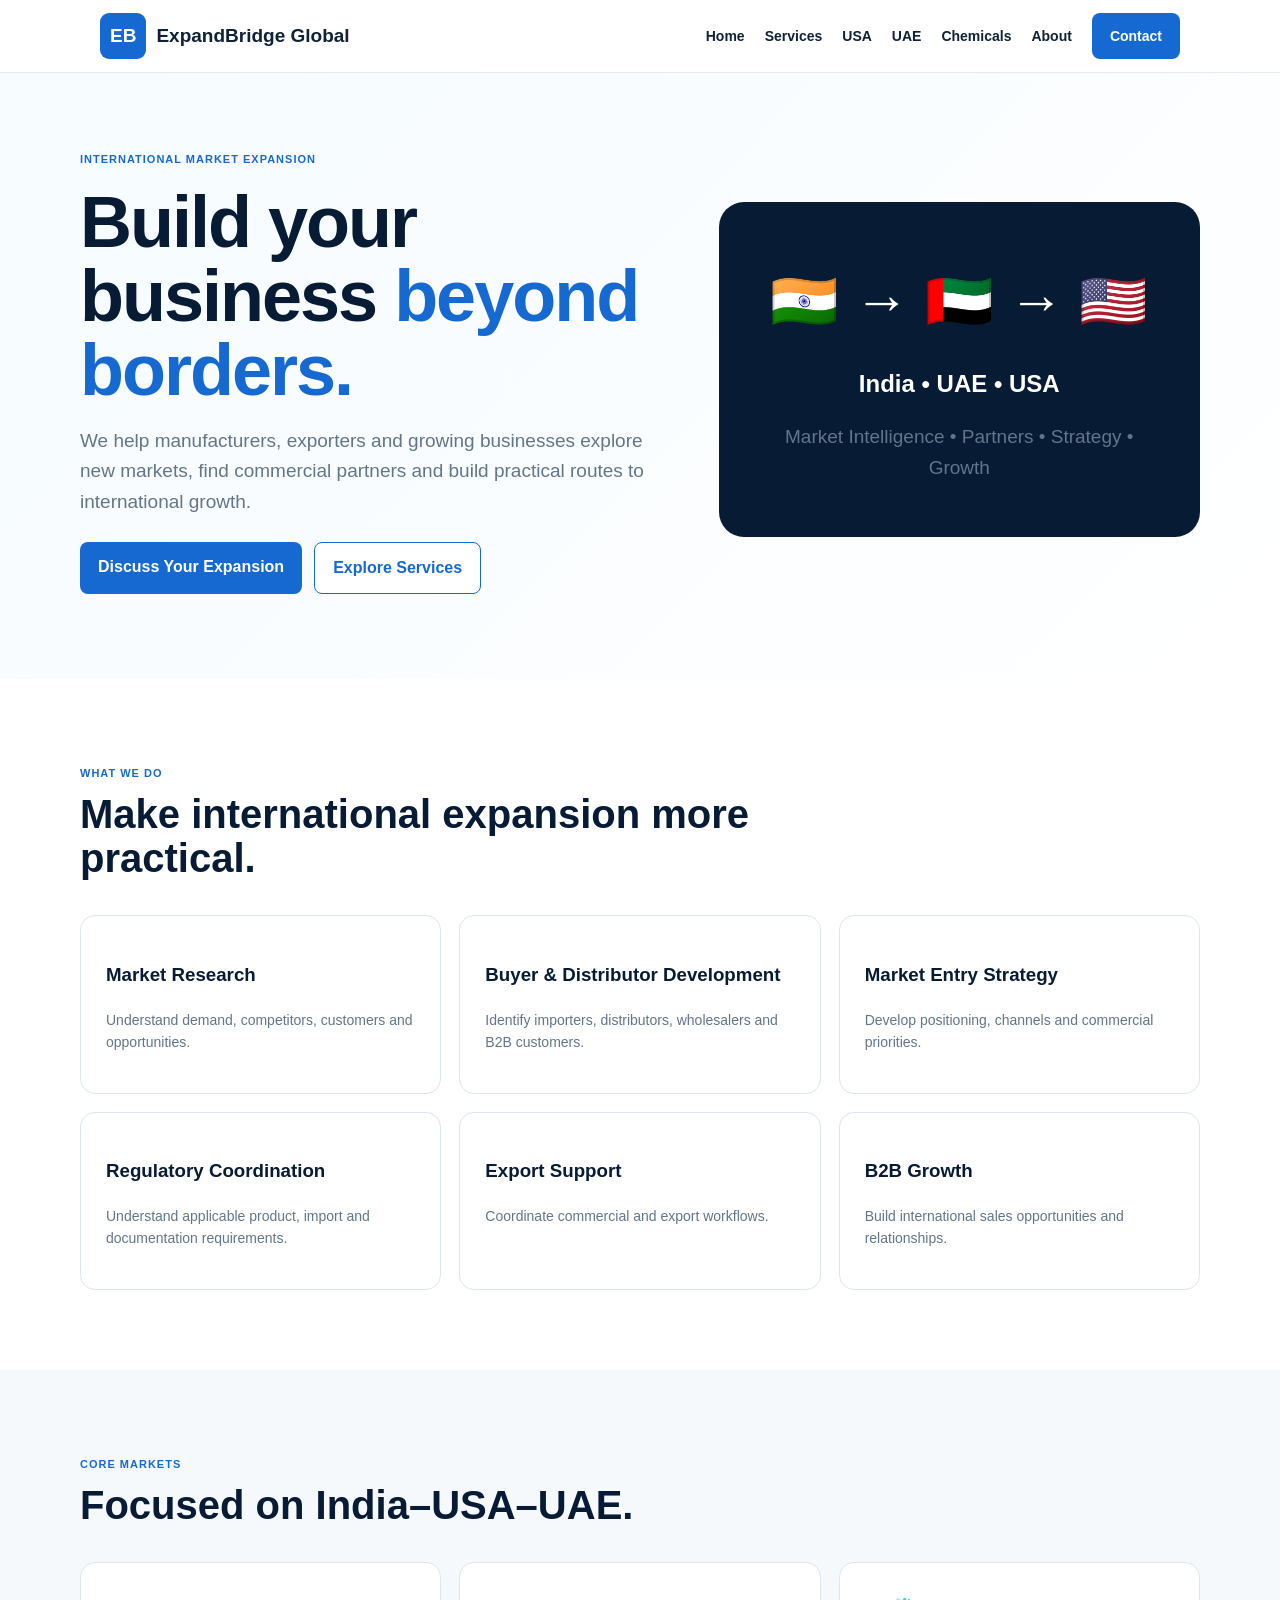
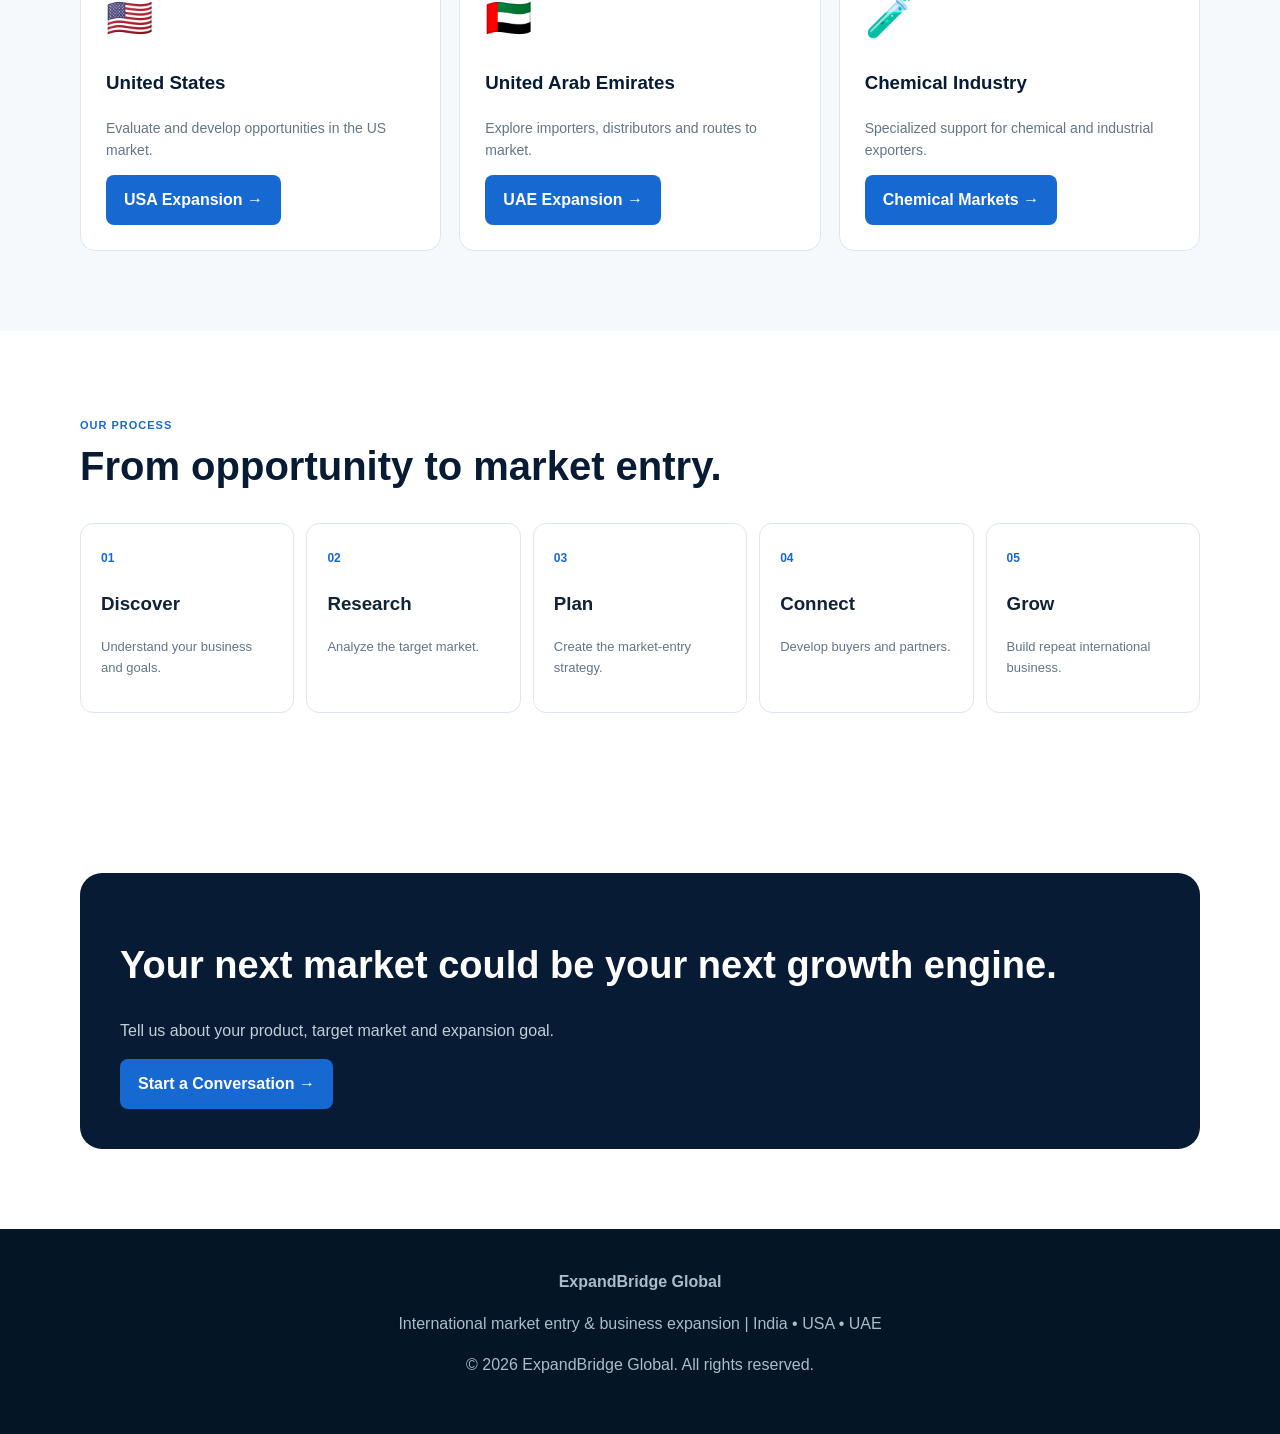
<file: index.html>
<!doctype html><html lang="en"><head><meta charset="utf-8"><meta name="viewport" content="width=device-width,initial-scale=1"><meta name="description" content="International Market Expansion - ExpandBridge Global"><title>International Market Expansion | ExpandBridge Global</title><link rel="stylesheet" href="style.css"></head><body><nav><div class="nav"><a class="brand" href="index.html"><span class="logo">EB</span>ExpandBridge Global</a><div class="links"><a href="index.html">Home</a><a href="services.html">Services</a><a href="usa.html">USA</a><a href="uae.html">UAE</a><a href="chemicals.html">Chemicals</a><a href="about.html">About</a><a class="btn" href="contact.html">Contact</a></div><button class="menu" onclick="document.querySelector('.links').style.display=document.querySelector('.links').style.display==='flex'?'none':'flex'">☰</button></div></nav><main><section class="hero"><div class="wrap heroGrid"><div><span class="tag">International Market Expansion</span><h1>Build your business <span>beyond borders.</span></h1><p>We help manufacturers, exporters and growing businesses explore new markets, find commercial partners and build practical routes to international growth.</p><div class="actions"><a class="btn" href="contact.html">Discuss Your Expansion</a><a class="btn outline" href="services.html">Explore Services</a></div></div><div class="visual"><div class="route">🇮🇳 → 🇦🇪 → 🇺🇸</div><strong>India • UAE • USA</strong><p>Market Intelligence • Partners • Strategy • Growth</p></div></div></section><section class="section"><div class="wrap"><div class="head"><span class="tag">What we do</span><h2>Make international expansion more practical.</h2></div><div class="grid"><article class="card"><h3>Market Research</h3><p>Understand demand, competitors, customers and opportunities.</p></article><article class="card"><h3>Buyer & Distributor Development</h3><p>Identify importers, distributors, wholesalers and B2B customers.</p></article><article class="card"><h3>Market Entry Strategy</h3><p>Develop positioning, channels and commercial priorities.</p></article><article class="card"><h3>Regulatory Coordination</h3><p>Understand applicable product, import and documentation requirements.</p></article><article class="card"><h3>Export Support</h3><p>Coordinate commercial and export workflows.</p></article><article class="card"><h3>B2B Growth</h3><p>Build international sales opportunities and relationships.</p></article></div></div></section><section class="section gray"><div class="wrap"><div class="head"><span class="tag">Core markets</span><h2>Focused on India–USA–UAE.</h2></div><div class="grid"><article class="market"><div class="flag">🇺🇸</div><h3>United States</h3><p>Evaluate and develop opportunities in the US market.</p><a class="btn" href="usa.html">USA Expansion →</a></article><article class="market"><div class="flag">🇦🇪</div><h3>United Arab Emirates</h3><p>Explore importers, distributors and routes to market.</p><a class="btn" href="uae.html">UAE Expansion →</a></article><article class="market"><div class="flag">🧪</div><h3>Chemical Industry</h3><p>Specialized support for chemical and industrial exporters.</p><a class="btn" href="chemicals.html">Chemical Markets →</a></article></div></div></section><section class="section"><div class="wrap"><div class="head"><span class="tag">Our process</span><h2>From opportunity to market entry.</h2></div><div class="steps"><div class="step"><b>01</b><h3>Discover</h3><p>Understand your business and goals.</p></div><div class="step"><b>02</b><h3>Research</h3><p>Analyze the target market.</p></div><div class="step"><b>03</b><h3>Plan</h3><p>Create the market-entry strategy.</p></div><div class="step"><b>04</b><h3>Connect</h3><p>Develop buyers and partners.</p></div><div class="step"><b>05</b><h3>Grow</h3><p>Build repeat international business.</p></div></div></div></section><section class="section"><div class="wrap"><div class="cta"><h2>Your next market could be your next growth engine.</h2><p>Tell us about your product, target market and expansion goal.</p><a class="btn" href="contact.html">Start a Conversation →</a></div></div></section></main><footer><b>ExpandBridge Global</b><p>International market entry & business expansion | India • USA • UAE</p><p>© 2026 ExpandBridge Global. All rights reserved.</p></footer></body></html>
</file>
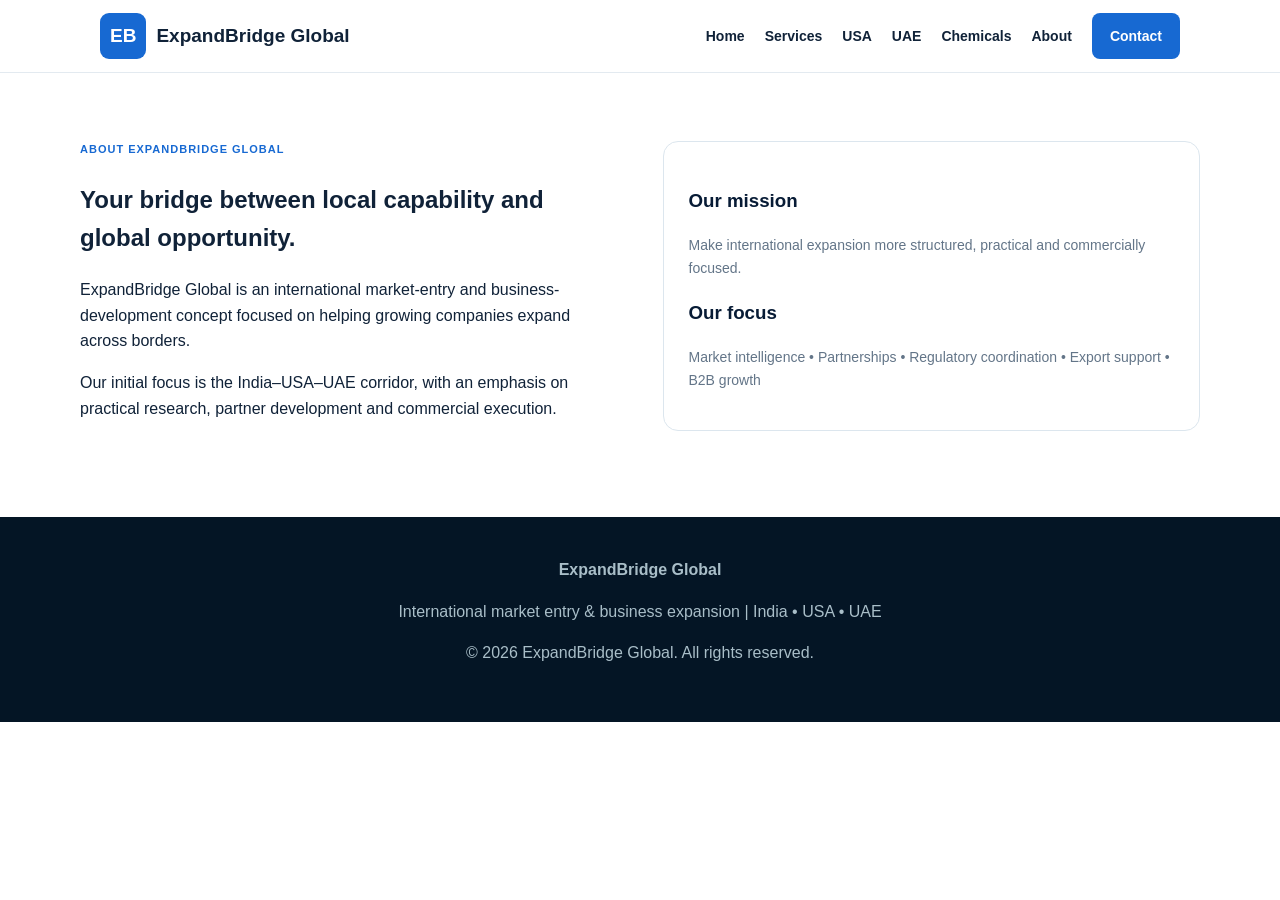
<file: about.html>
<!doctype html><html lang="en"><head><meta charset="utf-8"><meta name="viewport" content="width=device-width,initial-scale=1"><meta name="description" content="About ExpandBridge Global - ExpandBridge Global"><title>About ExpandBridge Global | ExpandBridge Global</title><link rel="stylesheet" href="style.css"></head><body><nav><div class="nav"><a class="brand" href="index.html"><span class="logo">EB</span>ExpandBridge Global</a><div class="links"><a href="index.html">Home</a><a href="services.html">Services</a><a href="usa.html">USA</a><a href="uae.html">UAE</a><a href="chemicals.html">Chemicals</a><a href="about.html">About</a><a class="btn" href="contact.html">Contact</a></div><button class="menu" onclick="document.querySelector('.links').style.display=document.querySelector('.links').style.display==='flex'?'none':'flex'">☰</button></div></nav><main><section class="section" style="padding-top:135px"><div class="wrap split"><div><span class="tag">About ExpandBridge Global</span><h2>Your bridge between local capability and global opportunity.</h2><p>ExpandBridge Global is an international market-entry and business-development concept focused on helping growing companies expand across borders.</p><p>Our initial focus is the India–USA–UAE corridor, with an emphasis on practical research, partner development and commercial execution.</p></div><div class="card"><h3>Our mission</h3><p>Make international expansion more structured, practical and commercially focused.</p><h3>Our focus</h3><p>Market intelligence • Partnerships • Regulatory coordination • Export support • B2B growth</p></div></div></section></main><footer><b>ExpandBridge Global</b><p>International market entry & business expansion | India • USA • UAE</p><p>© 2026 ExpandBridge Global. All rights reserved.</p></footer></body></html>
</file>
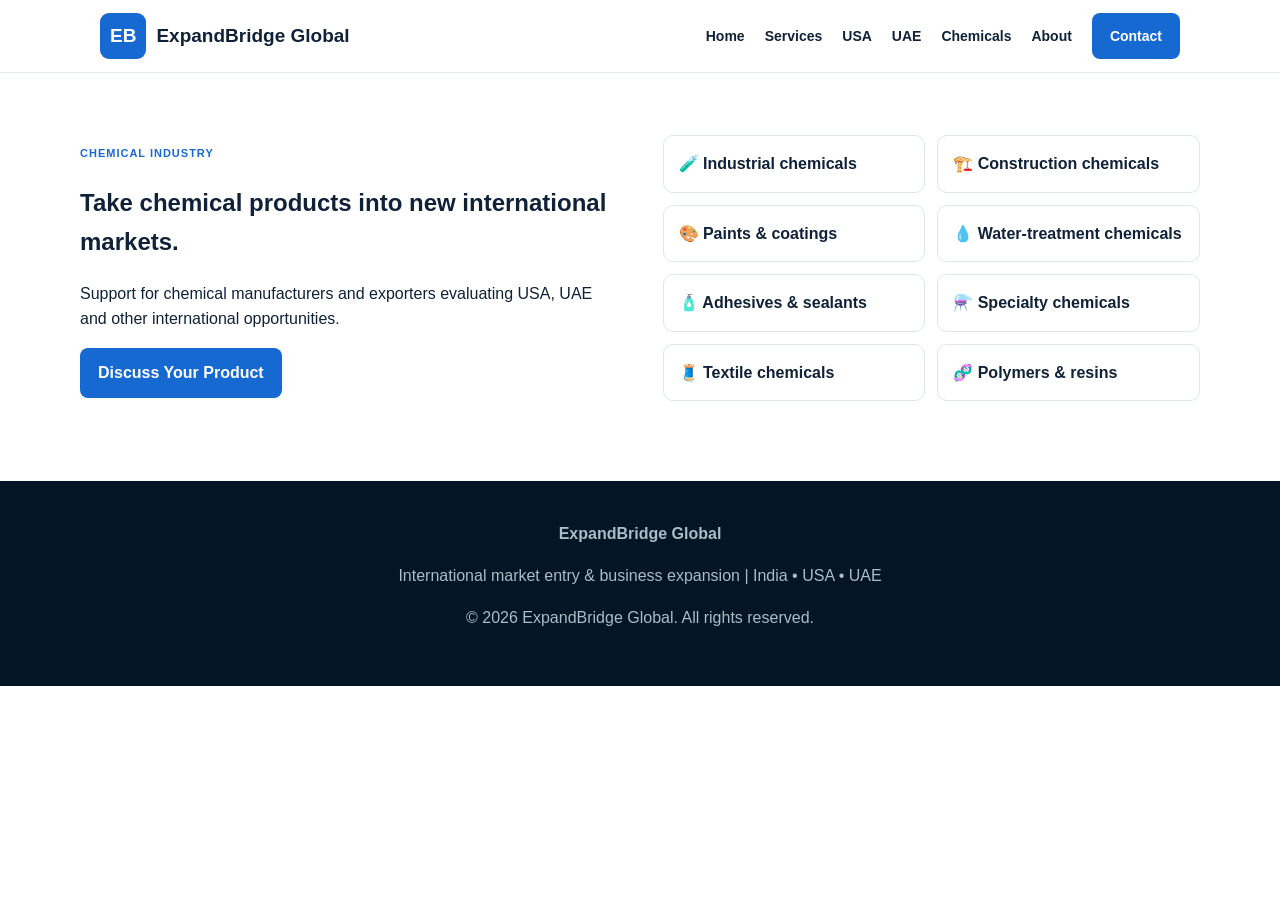
<file: chemicals.html>
<!doctype html><html lang="en"><head><meta charset="utf-8"><meta name="viewport" content="width=device-width,initial-scale=1"><meta name="description" content="Chemical Industry Expansion - ExpandBridge Global"><title>Chemical Industry Expansion | ExpandBridge Global</title><link rel="stylesheet" href="style.css"></head><body><nav><div class="nav"><a class="brand" href="index.html"><span class="logo">EB</span>ExpandBridge Global</a><div class="links"><a href="index.html">Home</a><a href="services.html">Services</a><a href="usa.html">USA</a><a href="uae.html">UAE</a><a href="chemicals.html">Chemicals</a><a href="about.html">About</a><a class="btn" href="contact.html">Contact</a></div><button class="menu" onclick="document.querySelector('.links').style.display=document.querySelector('.links').style.display==='flex'?'none':'flex'">☰</button></div></nav><main><section class="section" style="padding-top:135px"><div class="wrap split"><div><span class="tag">Chemical Industry</span><h2>Take chemical products into new international markets.</h2><p>Support for chemical manufacturers and exporters evaluating USA, UAE and other international opportunities.</p><a class="btn" href="contact.html">Discuss Your Product</a></div><div class="list"><div class="pill">🧪 Industrial chemicals</div><div class="pill">🏗️ Construction chemicals</div><div class="pill">🎨 Paints & coatings</div><div class="pill">💧 Water-treatment chemicals</div><div class="pill">🧴 Adhesives & sealants</div><div class="pill">⚗️ Specialty chemicals</div><div class="pill">🧵 Textile chemicals</div><div class="pill">🧬 Polymers & resins</div></div></div></section></main><footer><b>ExpandBridge Global</b><p>International market entry & business expansion | India • USA • UAE</p><p>© 2026 ExpandBridge Global. All rights reserved.</p></footer></body></html>
</file>
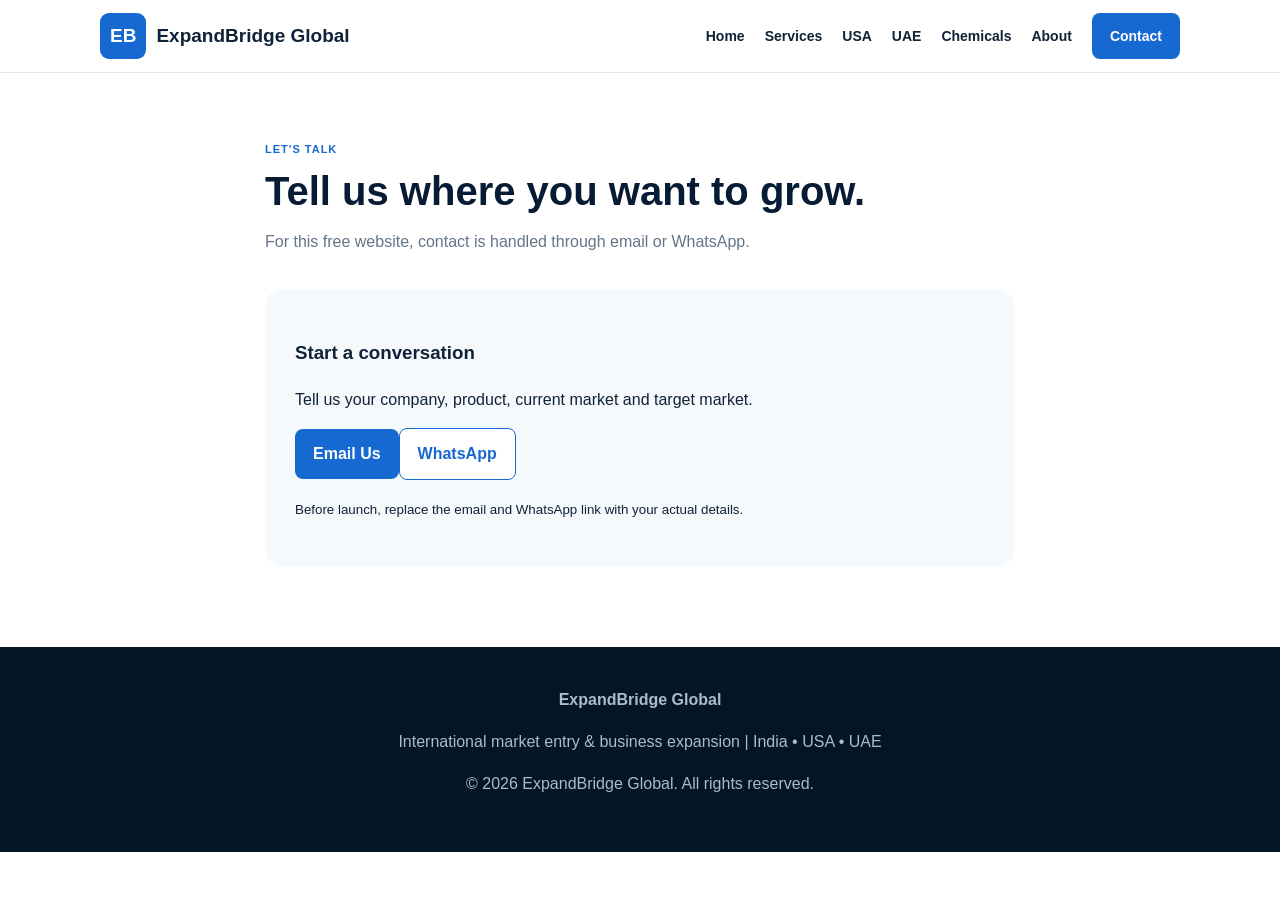
<file: contact.html>
<!doctype html><html lang="en"><head><meta charset="utf-8"><meta name="viewport" content="width=device-width,initial-scale=1"><meta name="description" content="Contact ExpandBridge Global - ExpandBridge Global"><title>Contact ExpandBridge Global | ExpandBridge Global</title><link rel="stylesheet" href="style.css"></head><body><nav><div class="nav"><a class="brand" href="index.html"><span class="logo">EB</span>ExpandBridge Global</a><div class="links"><a href="index.html">Home</a><a href="services.html">Services</a><a href="usa.html">USA</a><a href="uae.html">UAE</a><a href="chemicals.html">Chemicals</a><a href="about.html">About</a><a class="btn" href="contact.html">Contact</a></div><button class="menu" onclick="document.querySelector('.links').style.display=document.querySelector('.links').style.display==='flex'?'none':'flex'">☰</button></div></nav><main><section class="section" style="padding-top:135px"><div class="wrap contact"><div class="head"><span class="tag">Let's talk</span><h2>Tell us where you want to grow.</h2><p>For this free website, contact is handled through email or WhatsApp.</p></div><div class="contactbox"><h3>Start a conversation</h3><p>Tell us your company, product, current market and target market.</p><a class="btn" href="mailto:expandbridgeglobal@gmail.com?subject=International%20Market%20Expansion%20Inquiry">Email Us</a><a class="btn outline" href="https://wa.me/" target="_blank">WhatsApp</a><p><small>Before launch, replace the email and WhatsApp link with your actual details.</small></p></div></div></section></main><footer><b>ExpandBridge Global</b><p>International market entry & business expansion | India • USA • UAE</p><p>© 2026 ExpandBridge Global. All rights reserved.</p></footer></body></html>
</file>
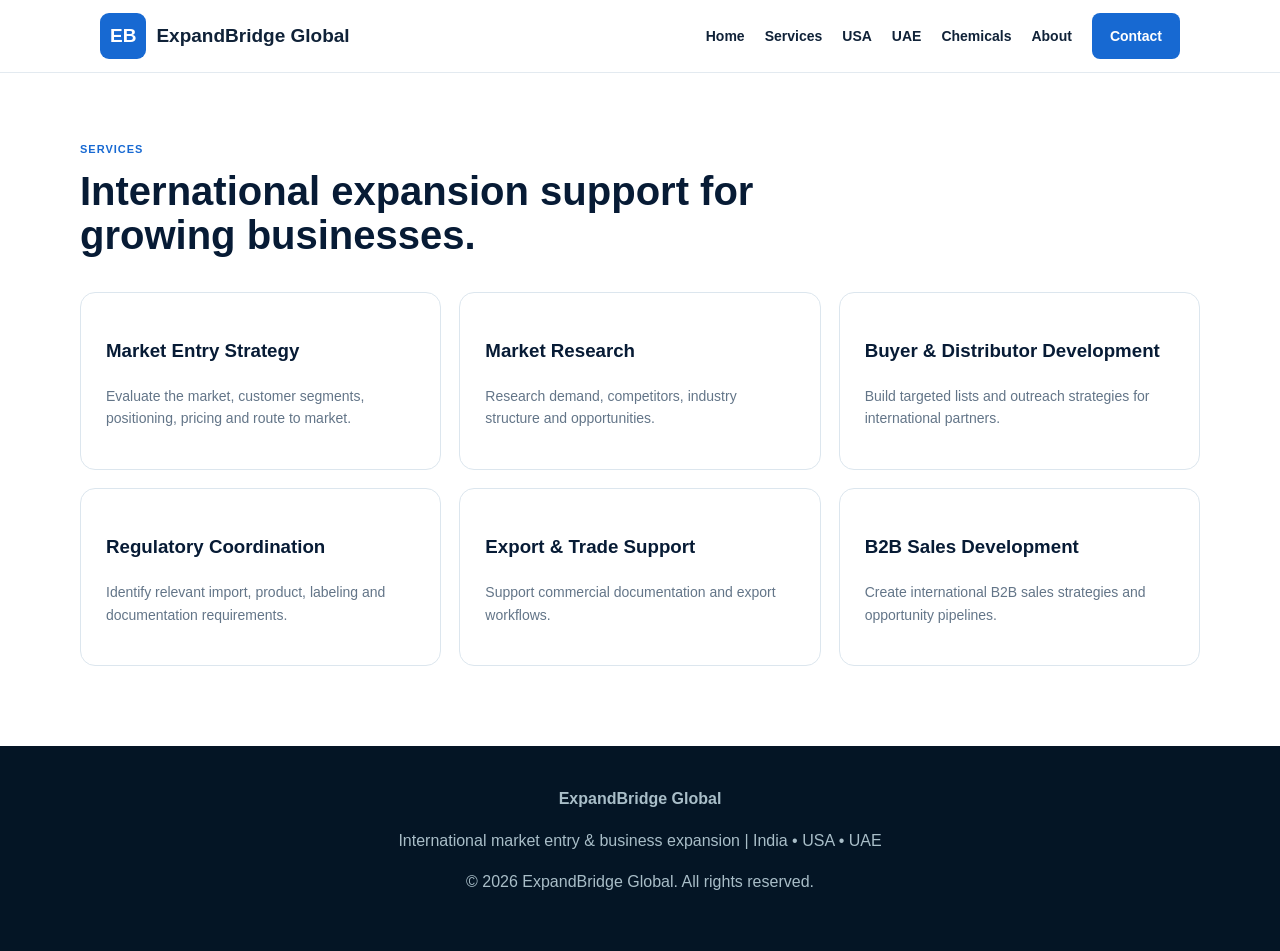
<file: services.html>
<!doctype html><html lang="en"><head><meta charset="utf-8"><meta name="viewport" content="width=device-width,initial-scale=1"><meta name="description" content="International Expansion Services - ExpandBridge Global"><title>International Expansion Services | ExpandBridge Global</title><link rel="stylesheet" href="style.css"></head><body><nav><div class="nav"><a class="brand" href="index.html"><span class="logo">EB</span>ExpandBridge Global</a><div class="links"><a href="index.html">Home</a><a href="services.html">Services</a><a href="usa.html">USA</a><a href="uae.html">UAE</a><a href="chemicals.html">Chemicals</a><a href="about.html">About</a><a class="btn" href="contact.html">Contact</a></div><button class="menu" onclick="document.querySelector('.links').style.display=document.querySelector('.links').style.display==='flex'?'none':'flex'">☰</button></div></nav><main><section class="section" style="padding-top:135px"><div class="wrap"><div class="head"><span class="tag">Services</span><h2>International expansion support for growing businesses.</h2></div><div class="grid"><article class="card"><h3>Market Entry Strategy</h3><p>Evaluate the market, customer segments, positioning, pricing and route to market.</p></article><article class="card"><h3>Market Research</h3><p>Research demand, competitors, industry structure and opportunities.</p></article><article class="card"><h3>Buyer & Distributor Development</h3><p>Build targeted lists and outreach strategies for international partners.</p></article><article class="card"><h3>Regulatory Coordination</h3><p>Identify relevant import, product, labeling and documentation requirements.</p></article><article class="card"><h3>Export & Trade Support</h3><p>Support commercial documentation and export workflows.</p></article><article class="card"><h3>B2B Sales Development</h3><p>Create international B2B sales strategies and opportunity pipelines.</p></article></div></div></section></main><footer><b>ExpandBridge Global</b><p>International market entry & business expansion | India • USA • UAE</p><p>© 2026 ExpandBridge Global. All rights reserved.</p></footer></body></html>
</file>
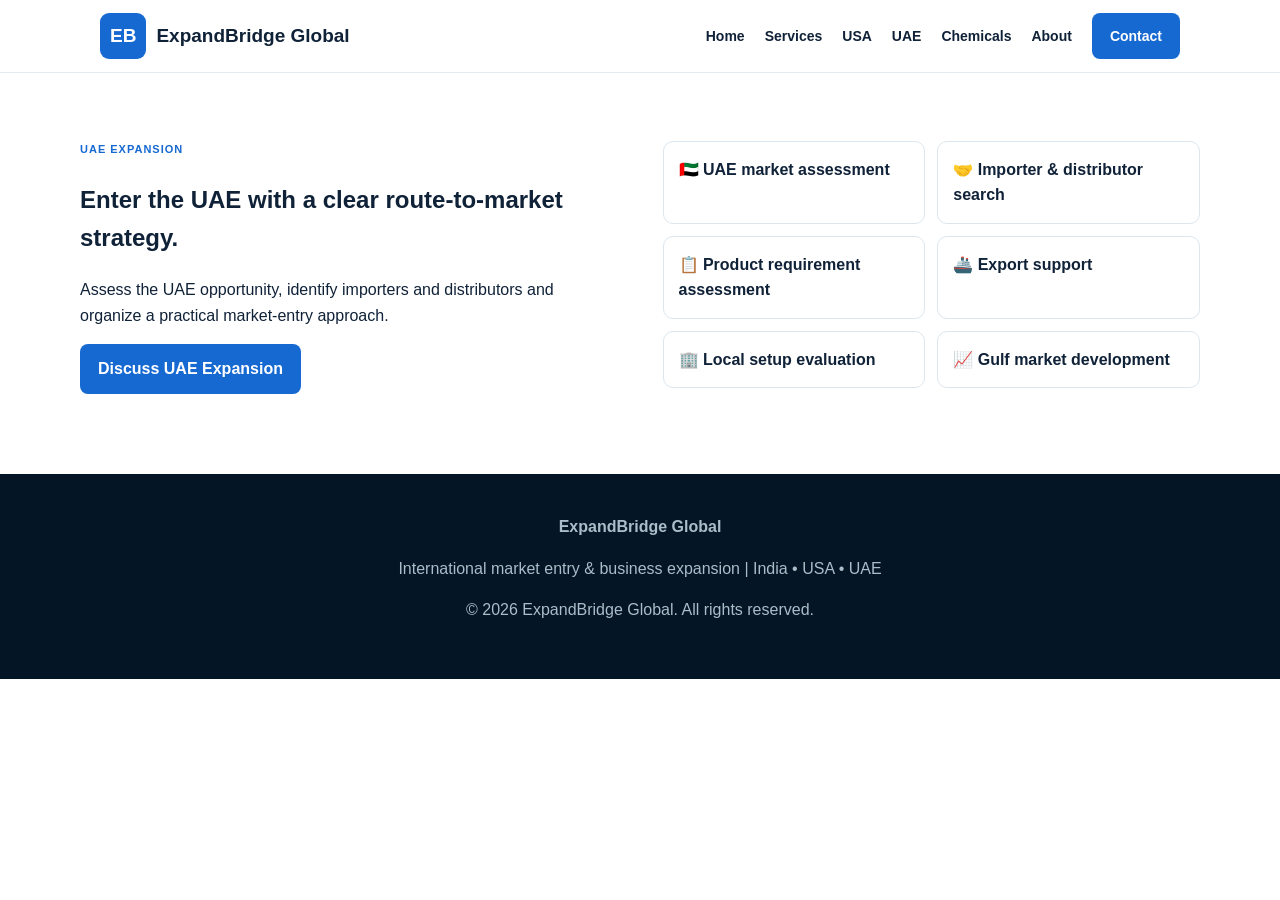
<file: uae.html>
<!doctype html><html lang="en"><head><meta charset="utf-8"><meta name="viewport" content="width=device-width,initial-scale=1"><meta name="description" content="UAE Market Expansion - ExpandBridge Global"><title>UAE Market Expansion | ExpandBridge Global</title><link rel="stylesheet" href="style.css"></head><body><nav><div class="nav"><a class="brand" href="index.html"><span class="logo">EB</span>ExpandBridge Global</a><div class="links"><a href="index.html">Home</a><a href="services.html">Services</a><a href="usa.html">USA</a><a href="uae.html">UAE</a><a href="chemicals.html">Chemicals</a><a href="about.html">About</a><a class="btn" href="contact.html">Contact</a></div><button class="menu" onclick="document.querySelector('.links').style.display=document.querySelector('.links').style.display==='flex'?'none':'flex'">☰</button></div></nav><main><section class="section" style="padding-top:135px"><div class="wrap split"><div><span class="tag">UAE Expansion</span><h2>Enter the UAE with a clear route-to-market strategy.</h2><p>Assess the UAE opportunity, identify importers and distributors and organize a practical market-entry approach.</p><a class="btn" href="contact.html">Discuss UAE Expansion</a></div><div class="list"><div class="pill">🇦🇪 UAE market assessment</div><div class="pill">🤝 Importer & distributor search</div><div class="pill">📋 Product requirement assessment</div><div class="pill">🚢 Export support</div><div class="pill">🏢 Local setup evaluation</div><div class="pill">📈 Gulf market development</div></div></div></section></main><footer><b>ExpandBridge Global</b><p>International market entry & business expansion | India • USA • UAE</p><p>© 2026 ExpandBridge Global. All rights reserved.</p></footer></body></html>
</file>
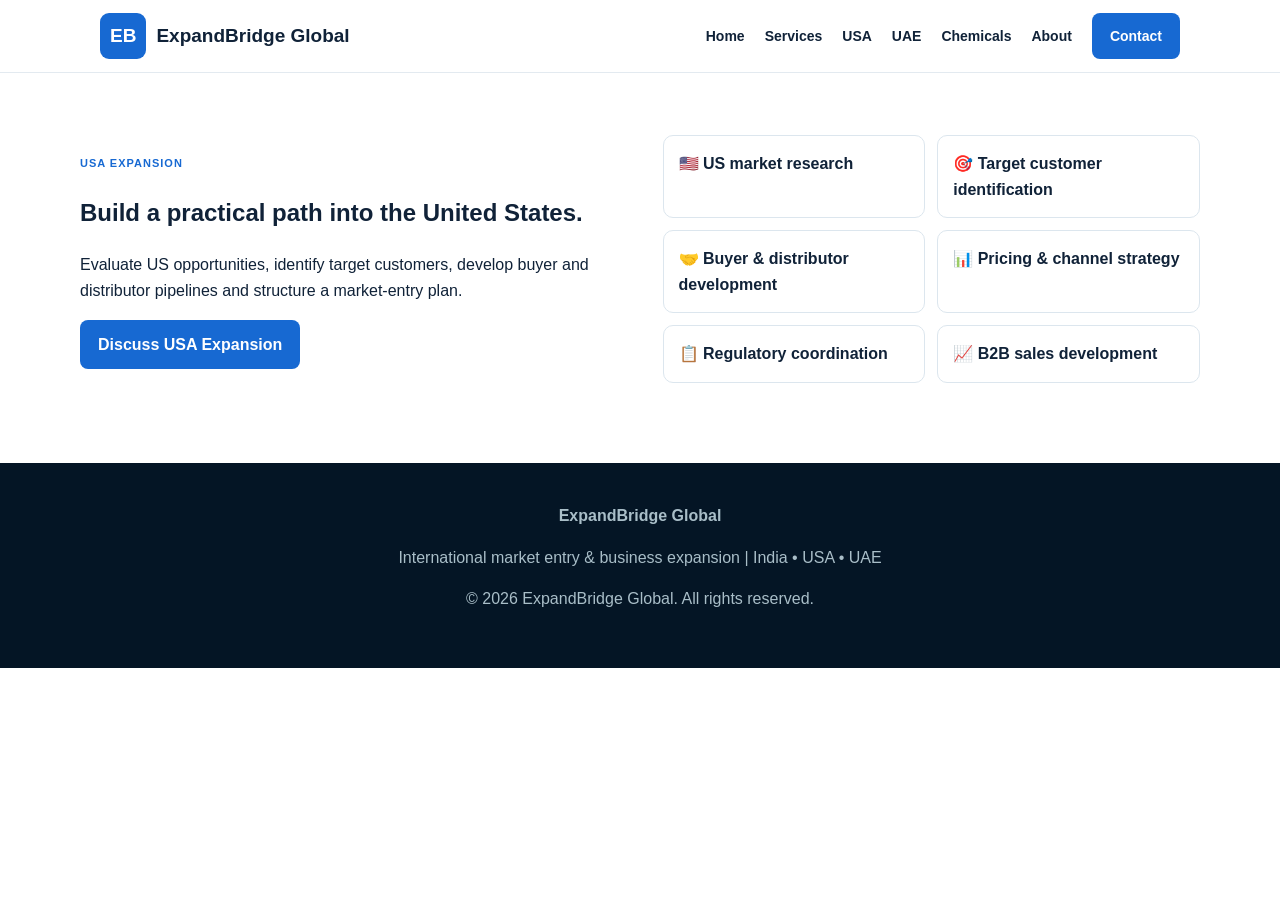
<file: usa.html>
<!doctype html><html lang="en"><head><meta charset="utf-8"><meta name="viewport" content="width=device-width,initial-scale=1"><meta name="description" content="USA Market Expansion - ExpandBridge Global"><title>USA Market Expansion | ExpandBridge Global</title><link rel="stylesheet" href="style.css"></head><body><nav><div class="nav"><a class="brand" href="index.html"><span class="logo">EB</span>ExpandBridge Global</a><div class="links"><a href="index.html">Home</a><a href="services.html">Services</a><a href="usa.html">USA</a><a href="uae.html">UAE</a><a href="chemicals.html">Chemicals</a><a href="about.html">About</a><a class="btn" href="contact.html">Contact</a></div><button class="menu" onclick="document.querySelector('.links').style.display=document.querySelector('.links').style.display==='flex'?'none':'flex'">☰</button></div></nav><main><section class="section" style="padding-top:135px"><div class="wrap split"><div><span class="tag">USA Expansion</span><h2>Build a practical path into the United States.</h2><p>Evaluate US opportunities, identify target customers, develop buyer and distributor pipelines and structure a market-entry plan.</p><a class="btn" href="contact.html">Discuss USA Expansion</a></div><div class="list"><div class="pill">🇺🇸 US market research</div><div class="pill">🎯 Target customer identification</div><div class="pill">🤝 Buyer & distributor development</div><div class="pill">📊 Pricing & channel strategy</div><div class="pill">📋 Regulatory coordination</div><div class="pill">📈 B2B sales development</div></div></div></section></main><footer><b>ExpandBridge Global</b><p>International market entry & business expansion | India • USA • UAE</p><p>© 2026 ExpandBridge Global. All rights reserved.</p></footer></body></html>
</file>
<file: style.css>
*{box-sizing:border-box}html{scroll-behavior:smooth}body{margin:0;font-family:Arial,Helvetica,sans-serif;color:#102238;line-height:1.6}a{text-decoration:none;color:inherit}nav{position:fixed;top:0;width:100%;z-index:10;background:#fff;border-bottom:1px solid #e3eaf0}.nav{max-width:1120px;margin:auto;height:72px;display:flex;align-items:center;justify-content:space-between;padding:0 20px}.brand{font-weight:800;font-size:19px;display:flex;align-items:center;gap:10px}.logo{background:#1769d2;color:white;border-radius:9px;padding:8px 10px}.links{display:flex;gap:20px;align-items:center;font-size:14px;font-weight:700}.links a:hover{color:#1769d2}.btn{display:inline-block;background:#1769d2;color:white;padding:12px 18px;border-radius:8px;font-weight:700}.outline{background:white;color:#1769d2;border:1px solid #1769d2}.hero{padding:145px 20px 85px;background:linear-gradient(135deg,#f5fbff,#fff)}.wrap{max-width:1120px;margin:auto}.heroGrid{display:grid;grid-template-columns:1.1fr .9fr;gap:50px;align-items:center}.tag{font-size:11px;font-weight:800;color:#1769d2;letter-spacing:1px;text-transform:uppercase}.hero h1{font-size:clamp(44px,6vw,72px);line-height:1.03;letter-spacing:-2px;margin:14px 0;color:#071b35}.hero h1 span{color:#1769d2}.hero p{font-size:19px;color:#637588;max-width:650px}.actions{display:flex;gap:12px;flex-wrap:wrap;margin-top:25px}.visual{background:#071b35;color:#fff;border-radius:25px;padding:35px;text-align:center}.route{font-size:55px;margin:20px 0}.visual strong{display:block;font-size:24px}.section{padding:80px 20px}.gray{background:#f5f9fc}.head{max-width:750px;margin-bottom:35px}.head h2{font-size:40px;line-height:1.1;color:#071b35;margin:8px 0}.head p{color:#637588}.grid{display:grid;grid-template-columns:repeat(3,1fr);gap:18px}.card,.market{border:1px solid #dce6ee;border-radius:15px;padding:25px;background:white}.card h3,.market h3{color:#071b35}.card p,.market p{color:#637588;font-size:14px}.flag{font-size:38px}.split{display:grid;grid-template-columns:1fr 1fr;gap:45px;align-items:center}.list{display:grid;grid-template-columns:1fr 1fr;gap:12px}.pill{border:1px solid #dce6ee;border-radius:10px;padding:15px;font-weight:700;background:#fff}.steps{display:grid;grid-template-columns:repeat(5,1fr);gap:12px}.step{border:1px solid #dce6ee;border-radius:13px;padding:20px}.step b{color:#1769d2;font-size:12px}.step p{font-size:13px;color:#637588}.cta{background:#071b35;color:#fff;border-radius:22px;padding:40px}.cta h2{font-size:38px;line-height:1.1}.cta p{color:#bfd0d8}.contact{max-width:750px;margin:auto}.contactbox{background:#f5f9fc;border-radius:18px;padding:30px}footer{background:#041525;color:#a9bec8;padding:40px 20px;text-align:center}.menu{display:none;background:none;border:0;font-size:25px}@media(max-width:800px){.links{display:none}.menu{display:block}.heroGrid,.split{grid-template-columns:1fr}.grid{grid-template-columns:1fr 1fr}.steps{grid-template-columns:1fr 1fr}}@media(max-width:520px){.grid,.list,.steps{grid-template-columns:1fr}.hero h1{font-size:48px}.head h2{font-size:32px}}
</file>
